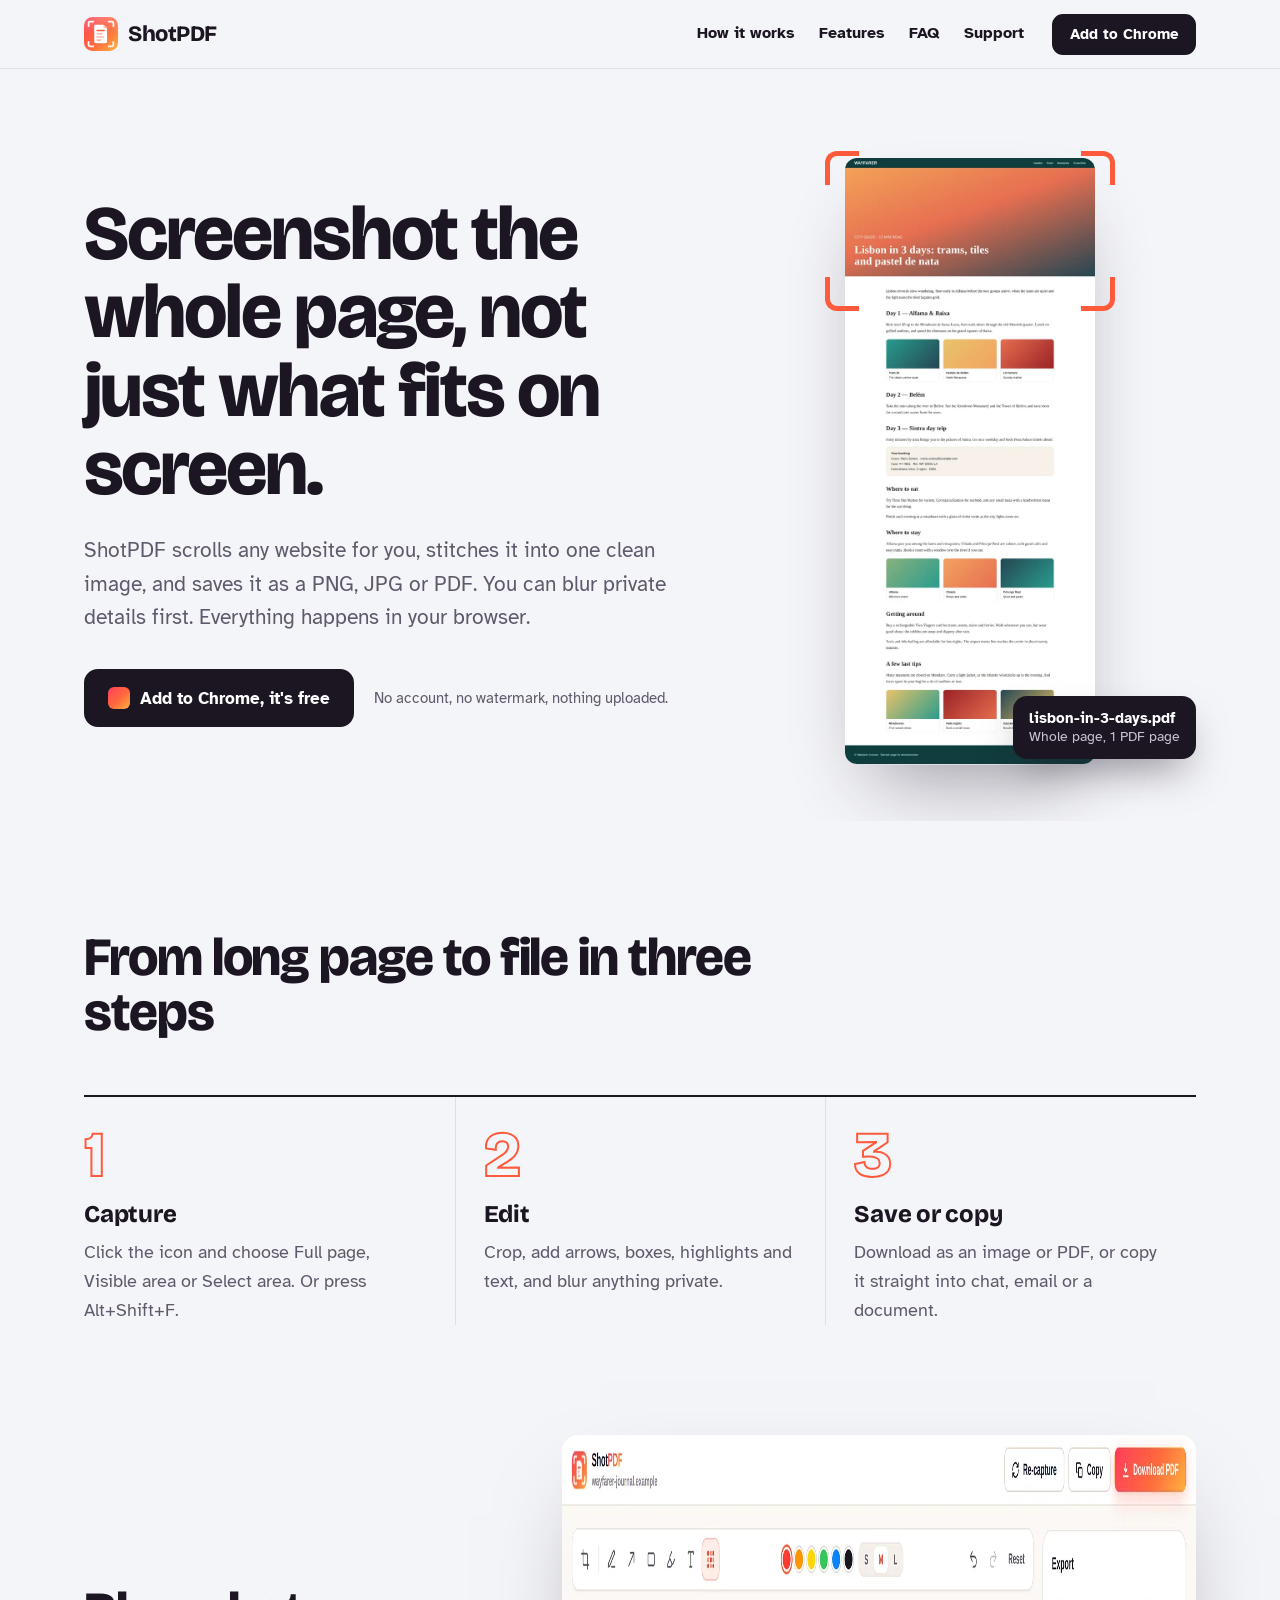
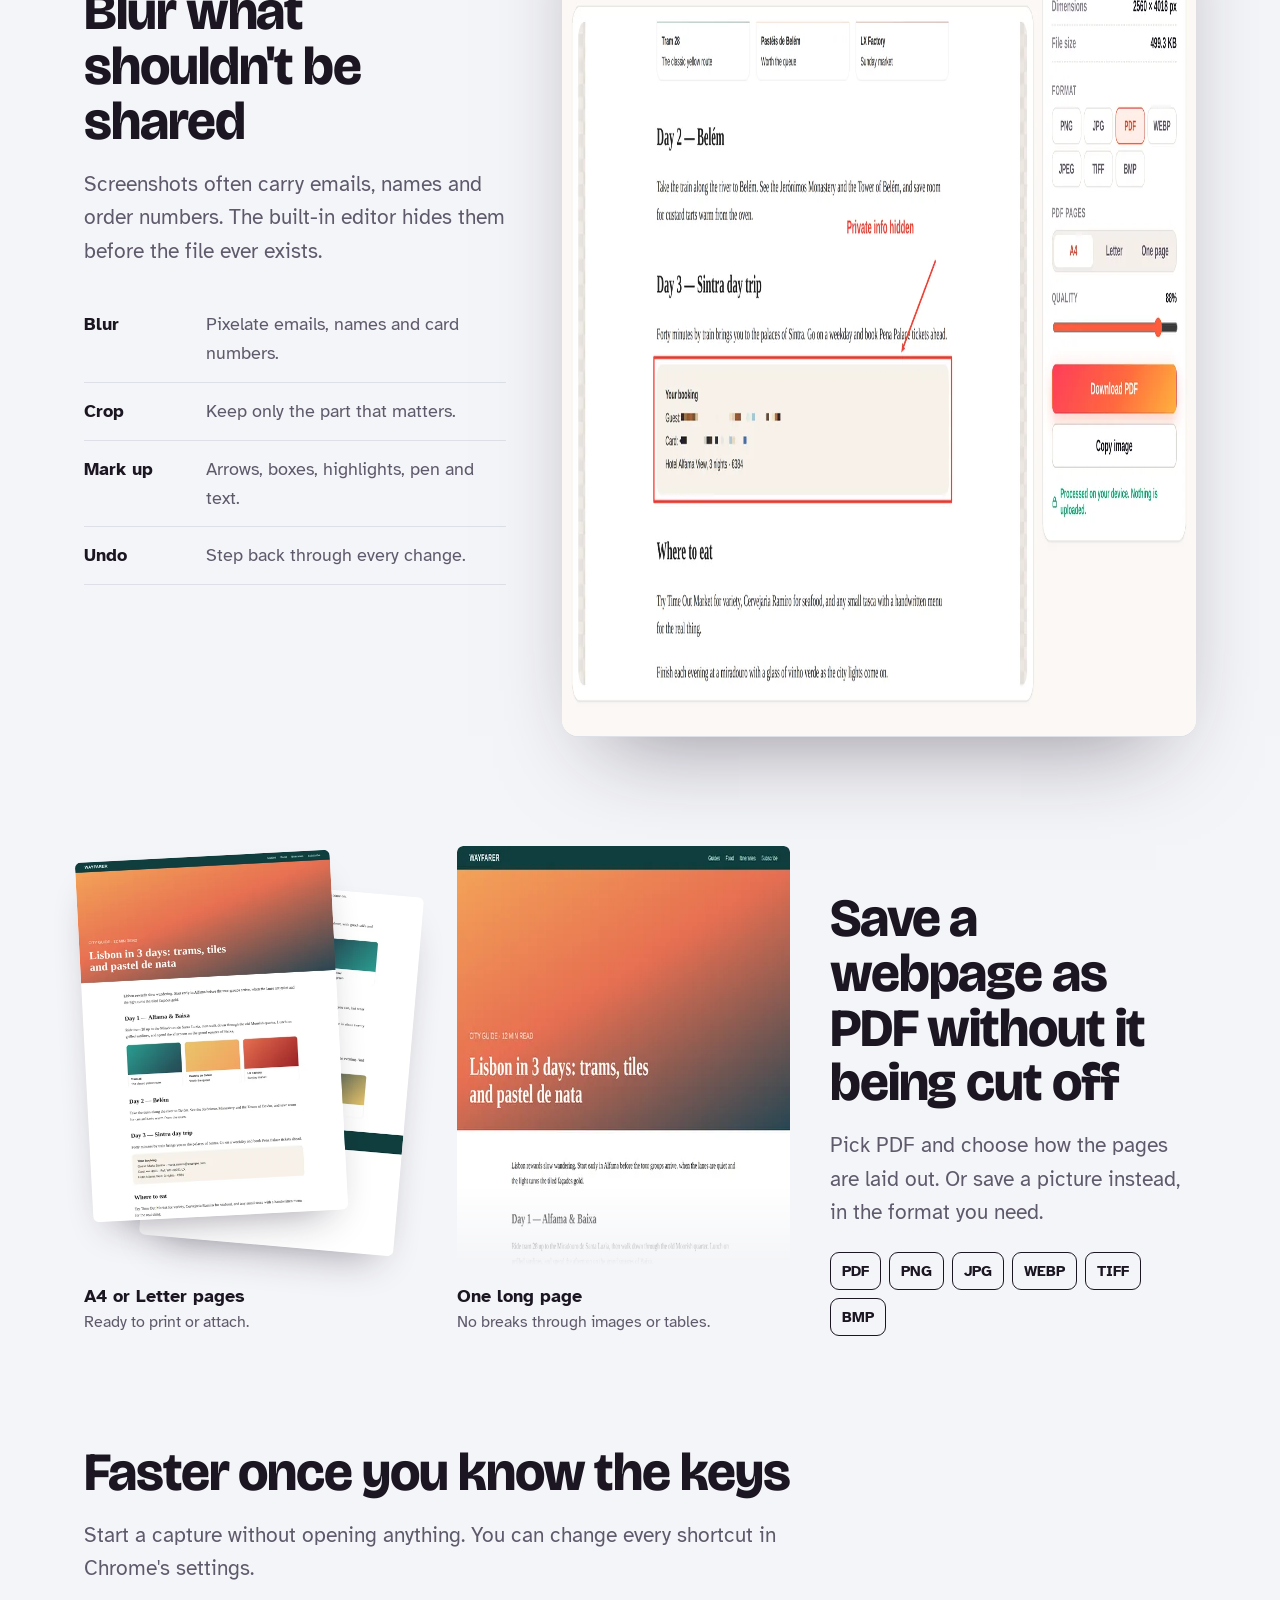
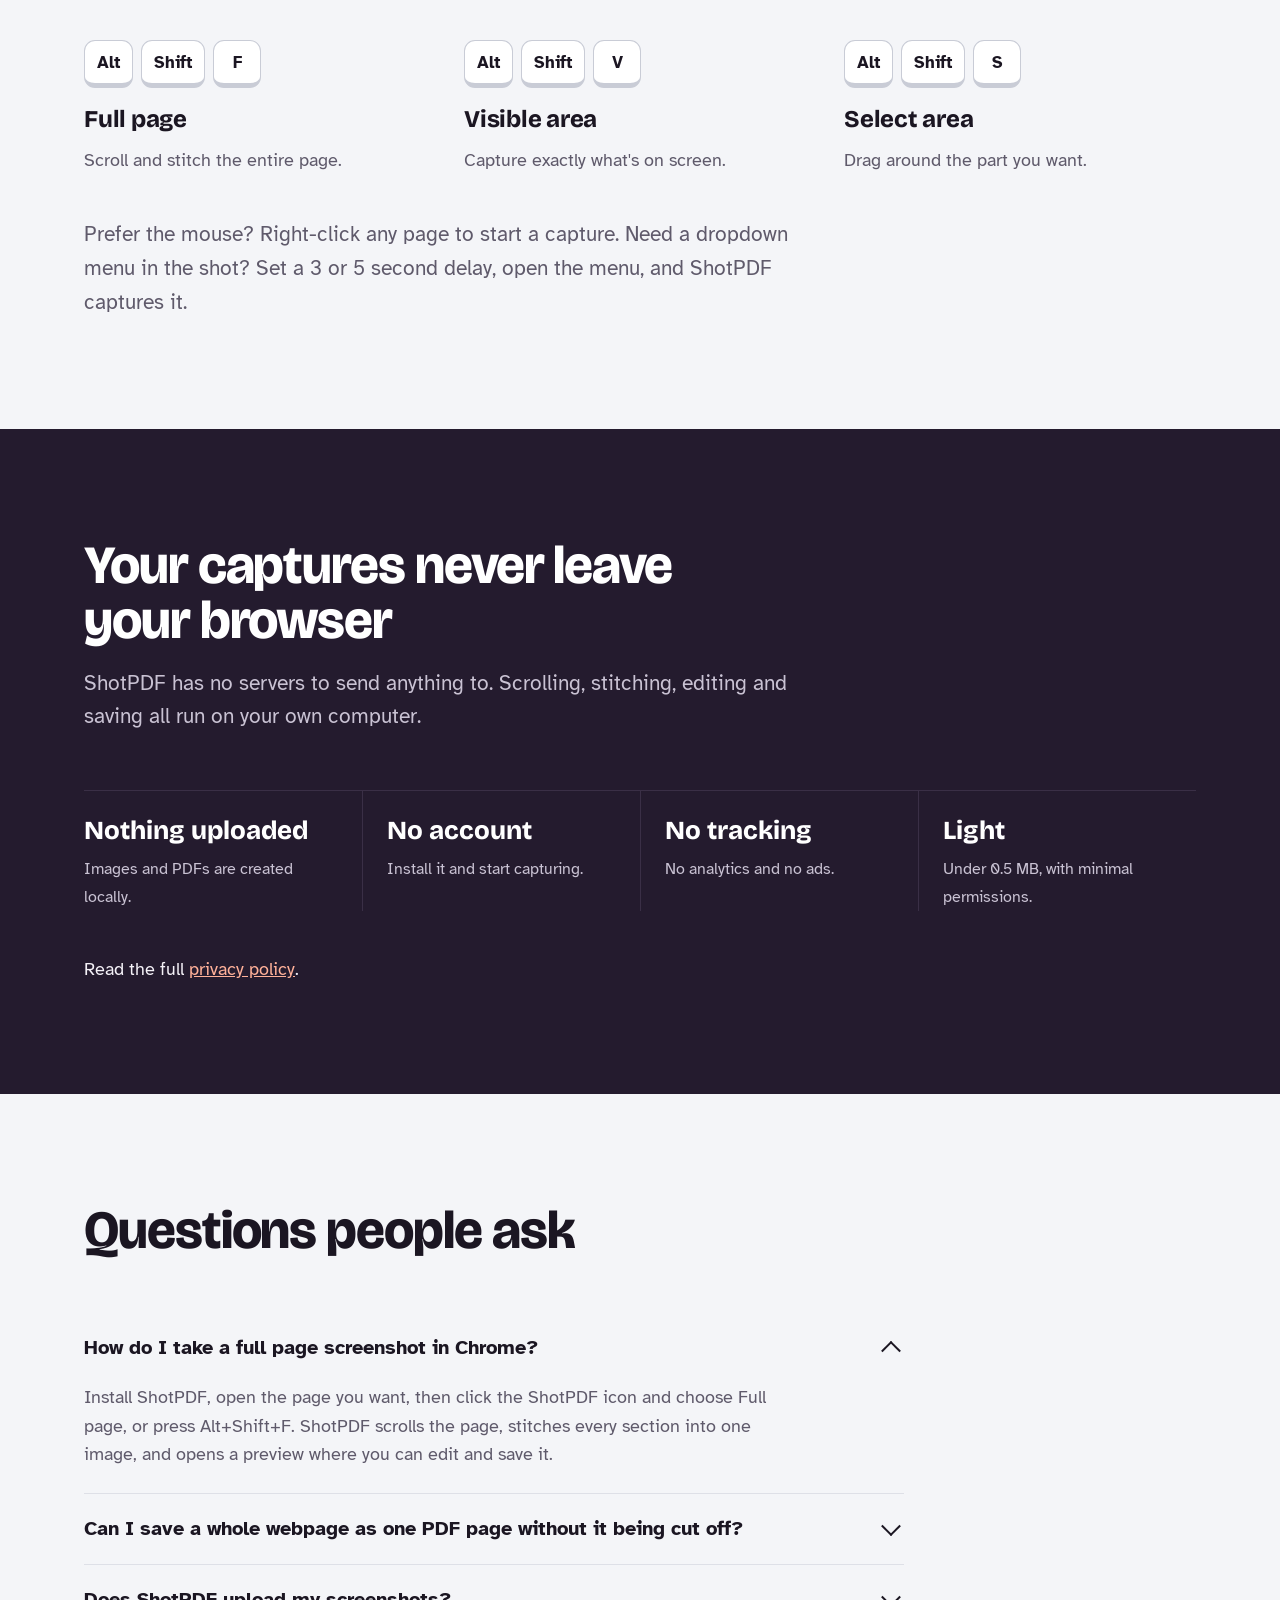
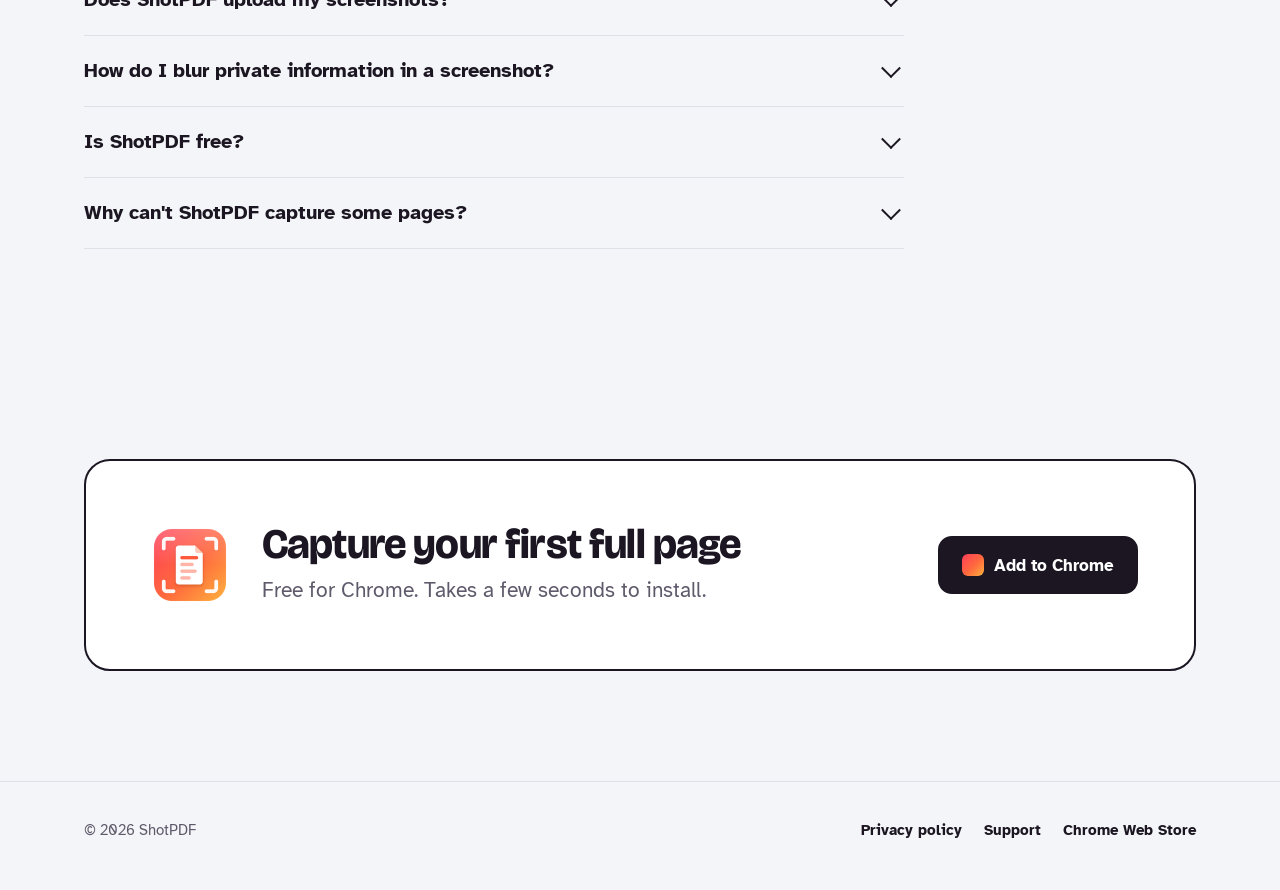
<file: index.html>
<!DOCTYPE html>
<html lang="en">
<head>
<meta charset="utf-8">
<meta name="viewport" content="width=device-width, initial-scale=1">
<title>ShotPDF: Full Page Screenshot &amp; Save Webpage as PDF in Chrome</title>
<meta name="description" content="Free Chrome extension to take a full page screenshot of any website, blur private details, and save it as PNG, JPG or PDF, including one long PDF page. Nothing is uploaded.">
<link rel="canonical" href="https://YOUR-USERNAME.github.io/">
<meta name="robots" content="index, follow, max-image-preview:large">
<meta name="theme-color" content="#FF5A3C">

<meta property="og:type" content="website">
<meta property="og:site_name" content="ShotPDF">
<meta property="og:title" content="ShotPDF: Full Page Screenshot & Webpage to PDF">
<meta property="og:description" content="Capture any web page from top to bottom, blur private details, and save it as an image or PDF. Free, private, no account.">
<meta property="og:url" content="https://YOUR-USERNAME.github.io/">
<meta property="og:image" content="https://YOUR-USERNAME.github.io/assets/img/og-image.png">
<meta property="og:image:width" content="1200">
<meta property="og:image:height" content="630">
<meta property="og:image:alt" content="ShotPDF capturing a long web page and saving it as a PDF">
<meta name="twitter:card" content="summary_large_image">
<meta name="twitter:title" content="ShotPDF: Full Page Screenshot & Webpage to PDF">
<meta name="twitter:description" content="Capture any web page from top to bottom and save it as an image or PDF. Free, private, no account.">
<meta name="twitter:image" content="https://YOUR-USERNAME.github.io/assets/img/og-image.png">

<link rel="icon" href="assets/img/favicon.svg" type="image/svg+xml">
<link rel="icon" href="assets/img/favicon-32.png" sizes="32x32" type="image/png">
<link rel="apple-touch-icon" href="assets/img/apple-touch-icon.png">
<link rel="manifest" href="site.webmanifest">
<link rel="preload" href="assets/fonts/bricolage-grotesque-latin-opsz-normal.woff2" as="font" type="font/woff2" crossorigin>
<link rel="stylesheet" href="assets/site.css">

<script type="application/ld+json">
{
  "@context": "https://schema.org",
  "@graph": [
    {
      "@type": "WebSite",
      "@id": "https://YOUR-USERNAME.github.io/#website",
      "url": "https://YOUR-USERNAME.github.io/",
      "name": "ShotPDF",
      "inLanguage": "en"
    },
    {
      "@type": "Organization",
      "@id": "https://YOUR-USERNAME.github.io/#org",
      "name": "ShotPDF",
      "url": "https://YOUR-USERNAME.github.io/",
      "logo": "https://YOUR-USERNAME.github.io/assets/img/icon-512.png",
      "email": "saqibsohaib48@gmail.com",
      "sameAs": ["https://chromewebstore.google.com/detail/bldkedmkkjiieifmmladbgejdfaajpmh"]
    },
    {
      "@type": "SoftwareApplication",
      "@id": "https://YOUR-USERNAME.github.io/#app",
      "name": "ShotPDF: Full Page Screenshot & Webpage to PDF",
      "alternateName": "ShotPDF",
      "description": "A Chrome extension that takes full page, visible area or selected area screenshots of any website, lets you crop, annotate and blur private details, and saves the result as PNG, JPG, WEBP, TIFF, BMP or PDF. All processing happens on the user's device.",
      "applicationCategory": "BrowserApplication",
      "applicationSubCategory": "Screenshot tool",
      "operatingSystem": "Google Chrome, Chromium-based browsers",
      "softwareVersion": "1.1.0",
      "url": "https://YOUR-USERNAME.github.io/",
      "downloadUrl": "https://chromewebstore.google.com/detail/bldkedmkkjiieifmmladbgejdfaajpmh",
      "installUrl": "https://chromewebstore.google.com/detail/bldkedmkkjiieifmmladbgejdfaajpmh",
      "image": "https://YOUR-USERNAME.github.io/assets/img/og-image.png",
      "screenshot": "https://YOUR-USERNAME.github.io/assets/img/editor.webp",
      "featureList": [
        "Full page screenshot with automatic scrolling and stitching",
        "Visible area and selected area capture",
        "Crop, pen, arrow, box, highlight and text annotations",
        "Blur private details before sharing",
        "Save as PNG, JPG, JPEG, WEBP, TIFF, BMP or PDF",
        "PDF on A4 or Letter pages, or one long page with no page breaks",
        "Copy to clipboard",
        "Keyboard shortcuts, right-click menu and capture delay",
        "Processed locally with no uploads and no account"
      ],
      "offers": { "@type": "Offer", "price": "0", "priceCurrency": "USD" },
      "publisher": { "@id": "https://YOUR-USERNAME.github.io/#org" }
    },
    {
      "@type": "FAQPage",
      "mainEntity": [
        { "@type": "Question", "name": "How do I take a full page screenshot in Chrome?",
          "acceptedAnswer": { "@type": "Answer", "text": "Install ShotPDF, open the page you want, then click the ShotPDF icon and choose Full page, or press Alt+Shift+F. ShotPDF scrolls the page, stitches every section into one image, and opens a preview where you can edit and save it." } },
        { "@type": "Question", "name": "Can I save a whole webpage as one PDF page without it being cut off?",
          "acceptedAnswer": { "@type": "Answer", "text": "Yes. After capturing, choose PDF and set PDF pages to One page. The entire page is saved on a single long PDF page with no page breaks. You can also choose A4 or Letter pages." } },
        { "@type": "Question", "name": "Does ShotPDF upload my screenshots?",
          "acceptedAnswer": { "@type": "Answer", "text": "No. Capturing, stitching, editing and exporting all happen inside your browser. ShotPDF has no servers, no account and no analytics." } },
        { "@type": "Question", "name": "How do I blur private information in a screenshot?",
          "acceptedAnswer": { "@type": "Answer", "text": "In the ShotPDF preview, pick the Blur tool (or press B) and drag over the email, name or number you want to hide. The area is pixelated in the file you save or copy." } },
        { "@type": "Question", "name": "Is ShotPDF free?",
          "acceptedAnswer": { "@type": "Answer", "text": "Yes. ShotPDF is free, with no watermark and no sign-up." } },
        { "@type": "Question", "name": "Why can't ShotPDF capture some pages?",
          "acceptedAnswer": { "@type": "Answer", "text": "Chrome does not let any extension capture its own protected pages, such as chrome:// settings pages, the New Tab page and the Chrome Web Store. Open a regular website and try again." } }
      ]
    }
  ]
}
</script>
</head>
<body>
<a class="skip" href="#main">Skip to content</a>

<header class="nav">
  <div class="wrap">
    <a class="logo" href="./" aria-label="ShotPDF home"><img src="assets/img/favicon.svg" alt="" width="34" height="34">ShotPDF</a>
    <nav aria-label="Main">
      <a href="#how">How it works</a>
      <a href="#features">Features</a>
      <a href="#faq">FAQ</a>
      <a href="support.html">Support</a>
    </nav>
    <a class="btn btn-main" href="https://chromewebstore.google.com/detail/bldkedmkkjiieifmmladbgejdfaajpmh" rel="noopener">Add to Chrome</a>
  </div>
</header>

<main id="main">
  <section class="hero">
    <div class="wrap">
      <div>
        <h1>Screenshot the whole page, not just what fits on screen.</h1>
        <p class="lede">ShotPDF scrolls any website for you, stitches it into one clean image, and saves it as a PNG, JPG or PDF. You can blur private details first. Everything happens in your browser.</p>
        <div class="hero-cta">
          <a class="btn btn-main" href="https://chromewebstore.google.com/detail/bldkedmkkjiieifmmladbgejdfaajpmh" rel="noopener"><span class="chip" aria-hidden="true"></span>Add to Chrome, it's free</a>
          <span class="hero-note">No account, no watermark, nothing uploaded.</span>
        </div>
      </div>
      <div class="scroll-demo" aria-hidden="true">
        <div class="page"><img src="assets/img/fullpage.webp" alt="" width="250" height="607"></div>
        <div class="finder"><i></i><i></i><i></i><i></i></div>
        <div class="result"><b>lisbon-in-3-days.pdf</b><span>Whole page, 1 PDF page</span></div>
      </div>
    </div>
  </section>

  <section class="section" id="how">
    <div class="wrap">
      <div class="section-head">
        <h2>From long page to file in three steps</h2>
      </div>
      <ol class="steps" style="list-style:none;margin:0;padding:0">
        <li class="step">
          <div class="n" aria-hidden="true">1</div>
          <h3>Capture</h3>
          <p>Click the icon and choose Full page, Visible area or Select area. Or press Alt+Shift+F.</p>
        </li>
        <li class="step">
          <div class="n" aria-hidden="true">2</div>
          <h3>Edit</h3>
          <p>Crop, add arrows, boxes, highlights and text, and blur anything private.</p>
        </li>
        <li class="step">
          <div class="n" aria-hidden="true">3</div>
          <h3>Save or copy</h3>
          <p>Download as an image or PDF, or copy it straight into chat, email or a document.</p>
        </li>
      </ol>
    </div>
  </section>

  <section class="section" id="features" style="padding-top:0">
    <div class="wrap feature">
      <div>
        <h2>Blur what shouldn't be shared</h2>
        <p class="lede" style="margin-top:18px">Screenshots often carry emails, names and order numbers. The built-in editor hides them before the file ever exists.</p>
        <ul>
          <li><strong>Blur</strong><span>Pixelate emails, names and card numbers.</span></li>
          <li><strong>Crop</strong><span>Keep only the part that matters.</span></li>
          <li><strong>Mark up</strong><span>Arrows, boxes, highlights, pen and text.</span></li>
          <li><strong>Undo</strong><span>Step back through every change.</span></li>
        </ul>
      </div>
      <div class="shot"><img src="assets/img/editor.webp" alt="ShotPDF editor with a booking box outlined, the guest email and card number blurred, and an arrow labelled Private info hidden" width="1600" height="901" loading="lazy"></div>
    </div>
  </section>

  <section class="section" style="padding-top:0">
    <div class="wrap pdf">
      <figure>
        <div class="sheets">
          <img src="assets/img/pdf-a4-2.webp" alt="" width="500" height="706" loading="lazy">
          <img src="assets/img/pdf-a4-1.webp" alt="First A4 page of a captured article" width="500" height="706" loading="lazy">
        </div>
        <figcaption>A4 or Letter pages<span>Ready to print or attach.</span></figcaption>
      </figure>
      <figure>
        <div class="long"><img src="assets/img/fullpage.webp" alt="The same article saved as one long PDF page" width="600" height="1456" loading="lazy"></div>
        <figcaption>One long page<span>No breaks through images or tables.</span></figcaption>
      </figure>
      <div class="pdf-text">
        <h2>Save a webpage as PDF without it being cut off</h2>
        <p class="lede" style="margin-top:18px">Pick PDF and choose how the pages are laid out. Or save a picture instead, in the format you need.</p>
        <div class="formats" aria-label="Supported formats"><span>PDF</span><span>PNG</span><span>JPG</span><span>WEBP</span><span>TIFF</span><span>BMP</span></div>
      </div>
    </div>
  </section>

  <section class="section" style="padding-top:0">
    <div class="wrap">
      <div class="section-head">
        <h2>Faster once you know the keys</h2>
        <p class="lede">Start a capture without opening anything. You can change every shortcut in Chrome's settings.</p>
      </div>
      <div class="keys">
        <div>
          <div class="keyrow"><kbd>Alt</kbd><kbd>Shift</kbd><kbd>F</kbd></div>
          <h3>Full page</h3>
          <p>Scroll and stitch the entire page.</p>
        </div>
        <div>
          <div class="keyrow"><kbd>Alt</kbd><kbd>Shift</kbd><kbd>V</kbd></div>
          <h3>Visible area</h3>
          <p>Capture exactly what's on screen.</p>
        </div>
        <div>
          <div class="keyrow"><kbd>Alt</kbd><kbd>Shift</kbd><kbd>S</kbd></div>
          <h3>Select area</h3>
          <p>Drag around the part you want.</p>
        </div>
      </div>
      <p class="lede" style="margin-top:44px">Prefer the mouse? Right-click any page to start a capture. Need a dropdown menu in the shot? Set a 3 or 5 second delay, open the menu, and ShotPDF captures it.</p>
    </div>
  </section>

  <section class="section band" id="privacy">
    <div class="wrap">
      <h2>Your captures never leave your browser</h2>
      <p class="lede" style="margin-top:18px">ShotPDF has no servers to send anything to. Scrolling, stitching, editing and saving all run on your own computer.</p>
      <div class="facts">
        <div class="fact"><b>Nothing uploaded</b><span>Images and PDFs are created locally.</span></div>
        <div class="fact"><b>No account</b><span>Install it and start capturing.</span></div>
        <div class="fact"><b>No tracking</b><span>No analytics and no ads.</span></div>
        <div class="fact"><b>Light</b><span>Under 0.5 MB, with minimal permissions.</span></div>
      </div>
      <p style="margin-top:44px">Read the full <a href="privacy.html">privacy policy</a>.</p>
    </div>
  </section>

  <section class="section" id="faq">
    <div class="wrap">
      <div class="section-head"><h2>Questions people ask</h2></div>
      <div class="faq">
        <details open>
          <summary>How do I take a full page screenshot in Chrome?</summary>
          <p>Install ShotPDF, open the page you want, then click the ShotPDF icon and choose Full page, or press Alt+Shift+F. ShotPDF scrolls the page, stitches every section into one image, and opens a preview where you can edit and save it.</p>
        </details>
        <details>
          <summary>Can I save a whole webpage as one PDF page without it being cut off?</summary>
          <p>Yes. After capturing, choose PDF and set PDF pages to One page. The entire page is saved on a single long PDF page with no page breaks. You can also choose A4 or Letter pages.</p>
        </details>
        <details>
          <summary>Does ShotPDF upload my screenshots?</summary>
          <p>No. Capturing, stitching, editing and exporting all happen inside your browser. ShotPDF has no servers, no account and no analytics.</p>
        </details>
        <details>
          <summary>How do I blur private information in a screenshot?</summary>
          <p>In the ShotPDF preview, pick the Blur tool (or press B) and drag over the email, name or number you want to hide. The area is pixelated in the file you save or copy.</p>
        </details>
        <details>
          <summary>Is ShotPDF free?</summary>
          <p>Yes. ShotPDF is free, with no watermark and no sign-up.</p>
        </details>
        <details>
          <summary>Why can't ShotPDF capture some pages?</summary>
          <p>Chrome does not let any extension capture its own protected pages, such as chrome:// settings pages, the New Tab page and the Chrome Web Store. Open a regular website and try again. More fixes are on the <a href="support.html">support page</a>.</p>
        </details>
      </div>
    </div>
  </section>

  <section class="closing">
    <div class="wrap">
      <div class="box">
        <div style="display:flex;align-items:center;gap:24px;flex-wrap:wrap">
          <img src="assets/img/icon-192.png" alt="" width="96" height="96">
          <div>
            <h2 style="font-size:clamp(30px,3.4vw,42px)">Capture your first full page</h2>
            <p class="lede" style="margin-top:8px">Free for Chrome. Takes a few seconds to install.</p>
          </div>
        </div>
        <a class="btn btn-main" href="https://chromewebstore.google.com/detail/bldkedmkkjiieifmmladbgejdfaajpmh" rel="noopener"><span class="chip" aria-hidden="true"></span>Add to Chrome</a>
      </div>
    </div>
  </section>
</main>

<footer class="foot">
  <div class="wrap">
    <span>© 2026 ShotPDF</span>
    <nav aria-label="Footer">
      <a href="privacy.html">Privacy policy</a>
      <a href="support.html">Support</a>
      <a href="https://chromewebstore.google.com/detail/bldkedmkkjiieifmmladbgejdfaajpmh" rel="noopener">Chrome Web Store</a>
    </nav>
  </div>
</footer>
</body>
</html>
</file>
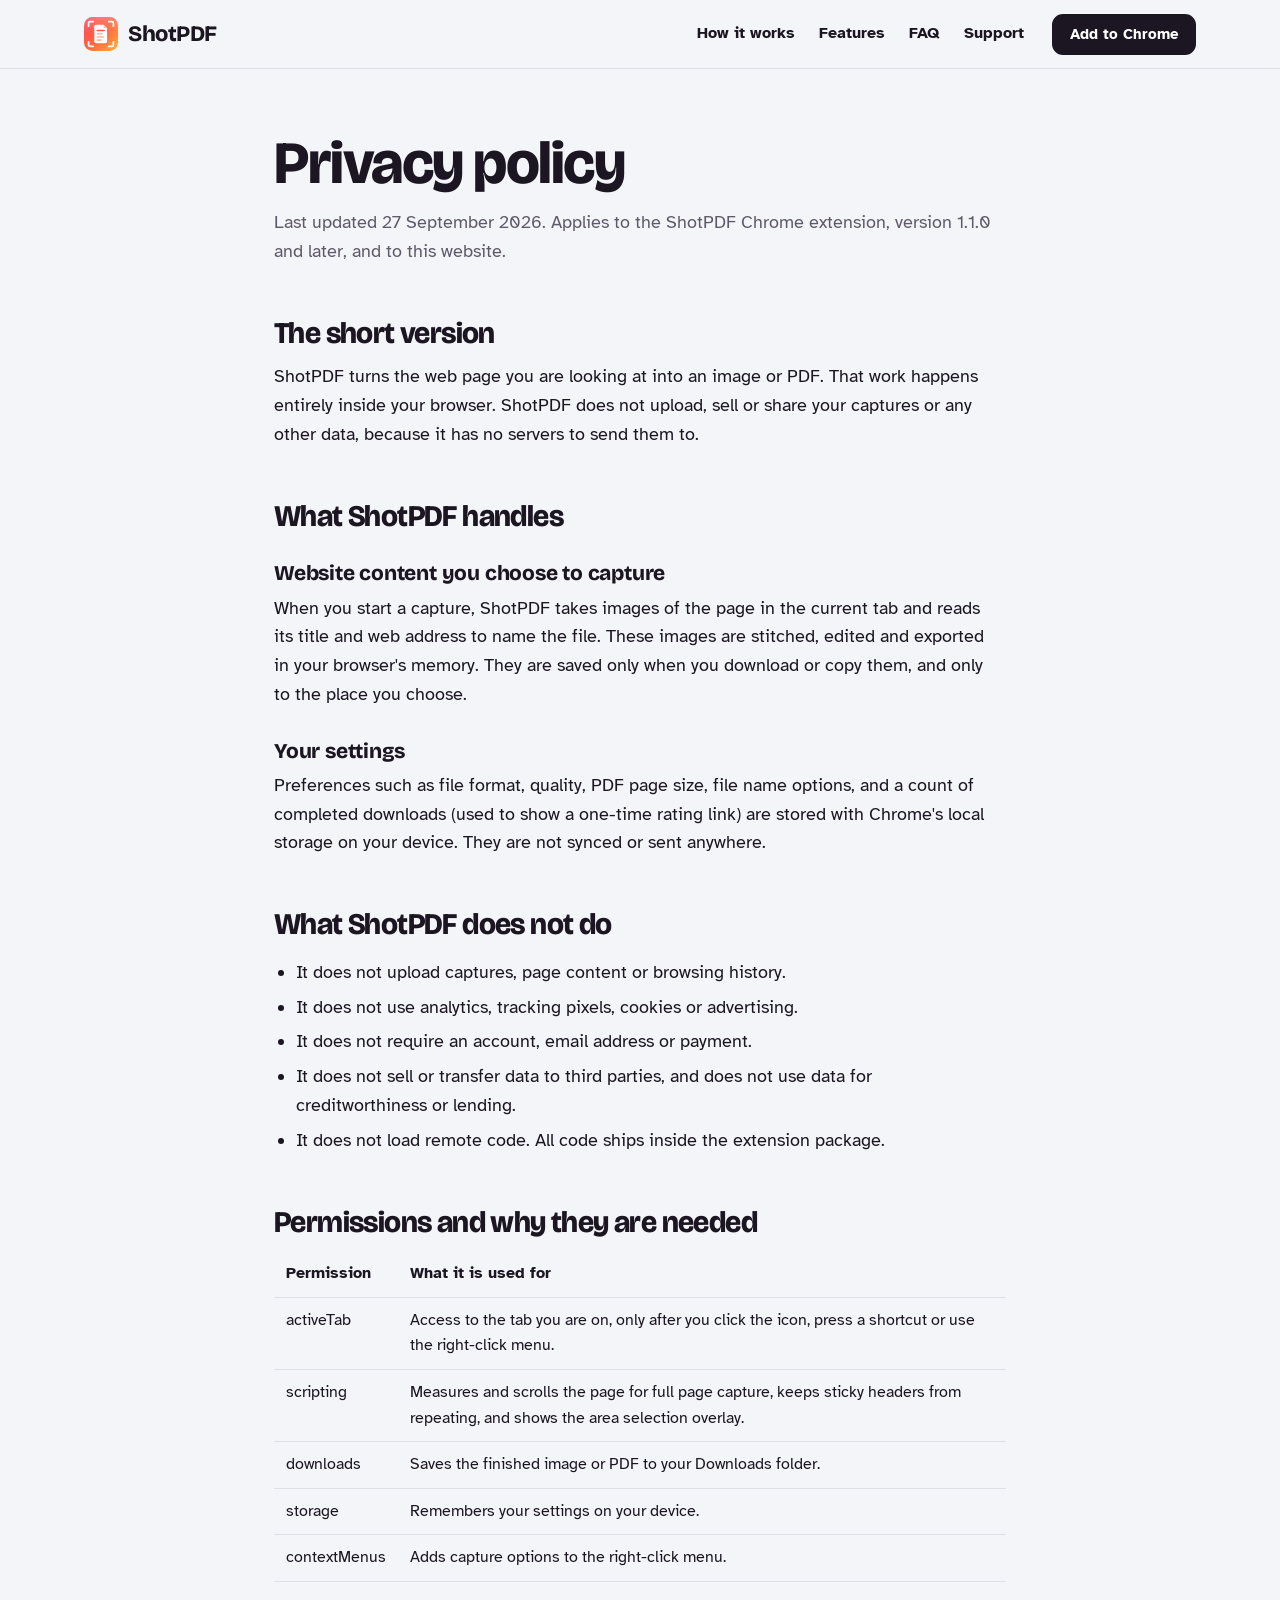
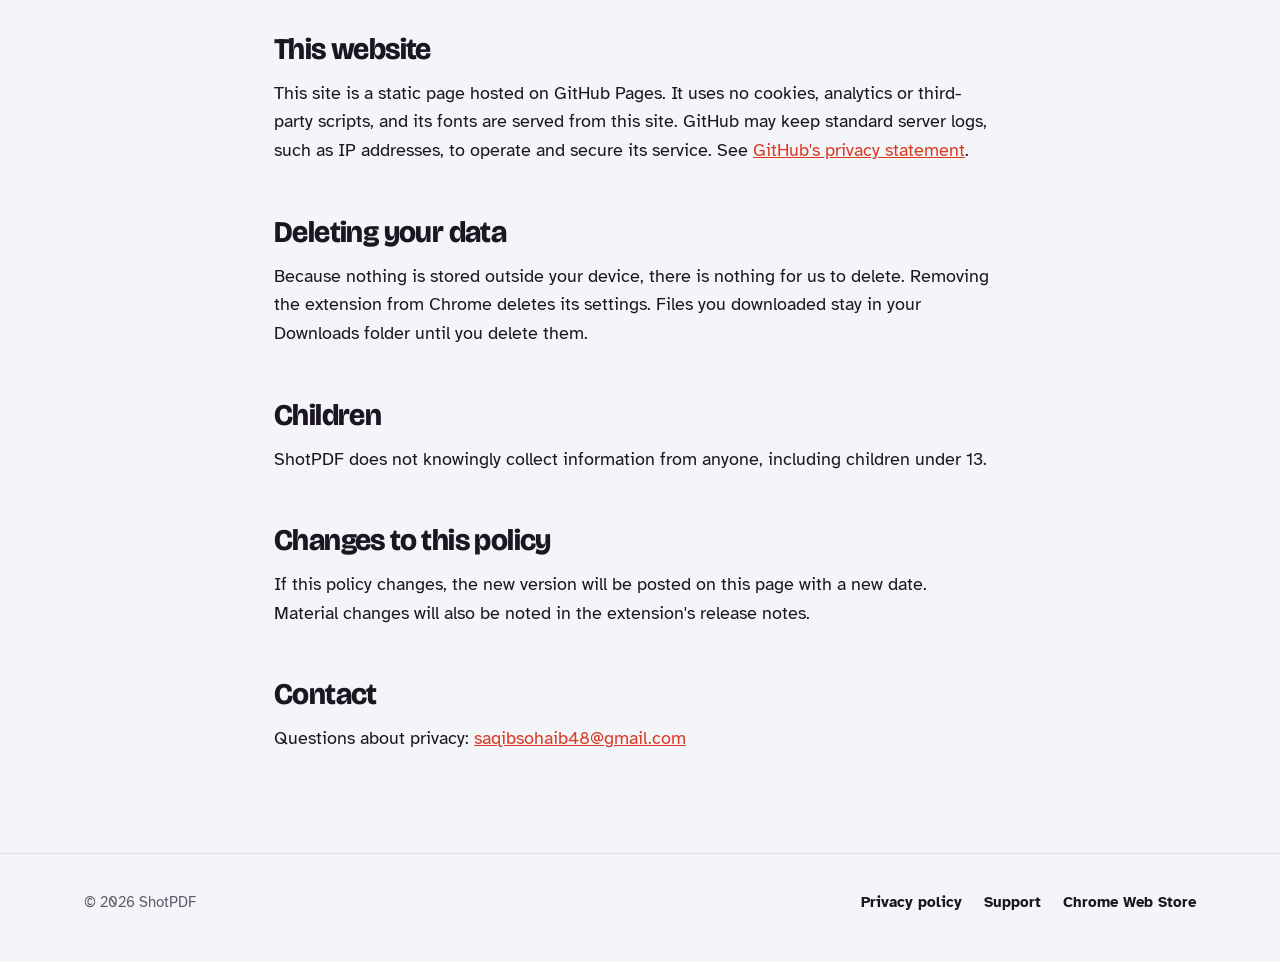
<file: privacy.html>
<!DOCTYPE html>
<html lang="en">
<head>
<meta charset="utf-8">
<meta name="viewport" content="width=device-width, initial-scale=1">
<title>Privacy Policy | ShotPDF</title>
<meta name="description" content="How the ShotPDF Chrome extension handles your data: every capture is processed on your device, nothing is uploaded, and no personal data is collected.">
<link rel="canonical" href="https://YOUR-USERNAME.github.io/privacy.html">
<meta name="theme-color" content="#FF5A3C">
<meta property="og:type" content="website">
<meta property="og:site_name" content="ShotPDF">
<meta property="og:title" content="Privacy Policy | ShotPDF">
<meta property="og:description" content="How the ShotPDF Chrome extension handles your data: every capture is processed on your device, nothing is uploaded, and no personal data is collected.">
<meta property="og:url" content="https://YOUR-USERNAME.github.io/privacy.html">
<meta property="og:image" content="https://YOUR-USERNAME.github.io/assets/img/og-image.png">
<meta name="twitter:card" content="summary_large_image">
<link rel="icon" href="assets/img/favicon.svg" type="image/svg+xml">
<link rel="icon" href="assets/img/favicon-32.png" sizes="32x32" type="image/png">
<link rel="apple-touch-icon" href="assets/img/apple-touch-icon.png">
<link rel="manifest" href="site.webmanifest">
<link rel="stylesheet" href="assets/site.css">
<script type="application/ld+json">
{"@context":"https://schema.org","@type":"BreadcrumbList","itemListElement":[{"@type":"ListItem","position":1,"name":"ShotPDF","item":"https://YOUR-USERNAME.github.io/"},{"@type":"ListItem","position":2,"name":"Privacy Policy","item":"https://YOUR-USERNAME.github.io/privacy.html"}]}
</script>
</head>
<body>
<a class="skip" href="#main">Skip to content</a>
<header class="nav">
  <div class="wrap">
    <a class="logo" href="./" aria-label="ShotPDF home"><img src="assets/img/favicon.svg" alt="" width="34" height="34">ShotPDF</a>
    <nav aria-label="Main">
      <a href="./#how">How it works</a>
      <a href="./#features">Features</a>
      <a href="./#faq">FAQ</a>
      <a href="support.html">Support</a>
    </nav>
    <a class="btn btn-main" href="https://chromewebstore.google.com/detail/bldkedmkkjiieifmmladbgejdfaajpmh" rel="noopener">Add to Chrome</a>
  </div>
</header>
<main id="main" class="doc">
  <div class="wrap">
    <h1>Privacy policy</h1>
    <p class="updated">Last updated 27 September 2026. Applies to the ShotPDF Chrome extension, version 1.1.0 and later, and to this website.</p>

    <h2>The short version</h2>
    <p>ShotPDF turns the web page you are looking at into an image or PDF. That work happens entirely inside your browser. ShotPDF does not upload, sell or share your captures or any other data, because it has no servers to send them to.</p>

    <h2>What ShotPDF handles</h2>
    <h3>Website content you choose to capture</h3>
    <p>When you start a capture, ShotPDF takes images of the page in the current tab and reads its title and web address to name the file. These images are stitched, edited and exported in your browser's memory. They are saved only when you download or copy them, and only to the place you choose.</p>
    <h3>Your settings</h3>
    <p>Preferences such as file format, quality, PDF page size, file name options, and a count of completed downloads (used to show a one-time rating link) are stored with Chrome's local storage on your device. They are not synced or sent anywhere.</p>

    <h2>What ShotPDF does not do</h2>
    <ul>
      <li>It does not upload captures, page content or browsing history.</li>
      <li>It does not use analytics, tracking pixels, cookies or advertising.</li>
      <li>It does not require an account, email address or payment.</li>
      <li>It does not sell or transfer data to third parties, and does not use data for creditworthiness or lending.</li>
      <li>It does not load remote code. All code ships inside the extension package.</li>
    </ul>

    <h2>Permissions and why they are needed</h2>
    <table>
      <thead><tr><th>Permission</th><th>What it is used for</th></tr></thead>
      <tbody>
        <tr><td>activeTab</td><td>Access to the tab you are on, only after you click the icon, press a shortcut or use the right-click menu.</td></tr>
        <tr><td>scripting</td><td>Measures and scrolls the page for full page capture, keeps sticky headers from repeating, and shows the area selection overlay.</td></tr>
        <tr><td>downloads</td><td>Saves the finished image or PDF to your Downloads folder.</td></tr>
        <tr><td>storage</td><td>Remembers your settings on your device.</td></tr>
        <tr><td>contextMenus</td><td>Adds capture options to the right-click menu.</td></tr>
      </tbody>
    </table>

    <h2>This website</h2>
    <p>This site is a static page hosted on GitHub Pages. It uses no cookies, analytics or third-party scripts, and its fonts are served from this site. GitHub may keep standard server logs, such as IP addresses, to operate and secure its service. See <a href="https://docs.github.com/en/site-policy/privacy-policies/github-general-privacy-statement" rel="noopener">GitHub's privacy statement</a>.</p>

    <h2>Deleting your data</h2>
    <p>Because nothing is stored outside your device, there is nothing for us to delete. Removing the extension from Chrome deletes its settings. Files you downloaded stay in your Downloads folder until you delete them.</p>

    <h2>Children</h2>
    <p>ShotPDF does not knowingly collect information from anyone, including children under 13.</p>

    <h2>Changes to this policy</h2>
    <p>If this policy changes, the new version will be posted on this page with a new date. Material changes will also be noted in the extension's release notes.</p>

    <h2>Contact</h2>
    <p>Questions about privacy: <a href="mailto:saqibsohaib48@gmail.com">saqibsohaib48@gmail.com</a></p>
  </div>
</main>
<footer class="foot">
  <div class="wrap">
    <span>© 2026 ShotPDF</span>
    <nav aria-label="Footer">
      <a href="privacy.html">Privacy policy</a>
      <a href="support.html">Support</a>
      <a href="https://chromewebstore.google.com/detail/bldkedmkkjiieifmmladbgejdfaajpmh" rel="noopener">Chrome Web Store</a>
    </nav>
  </div>
</footer>
</body>
</html>
</file>
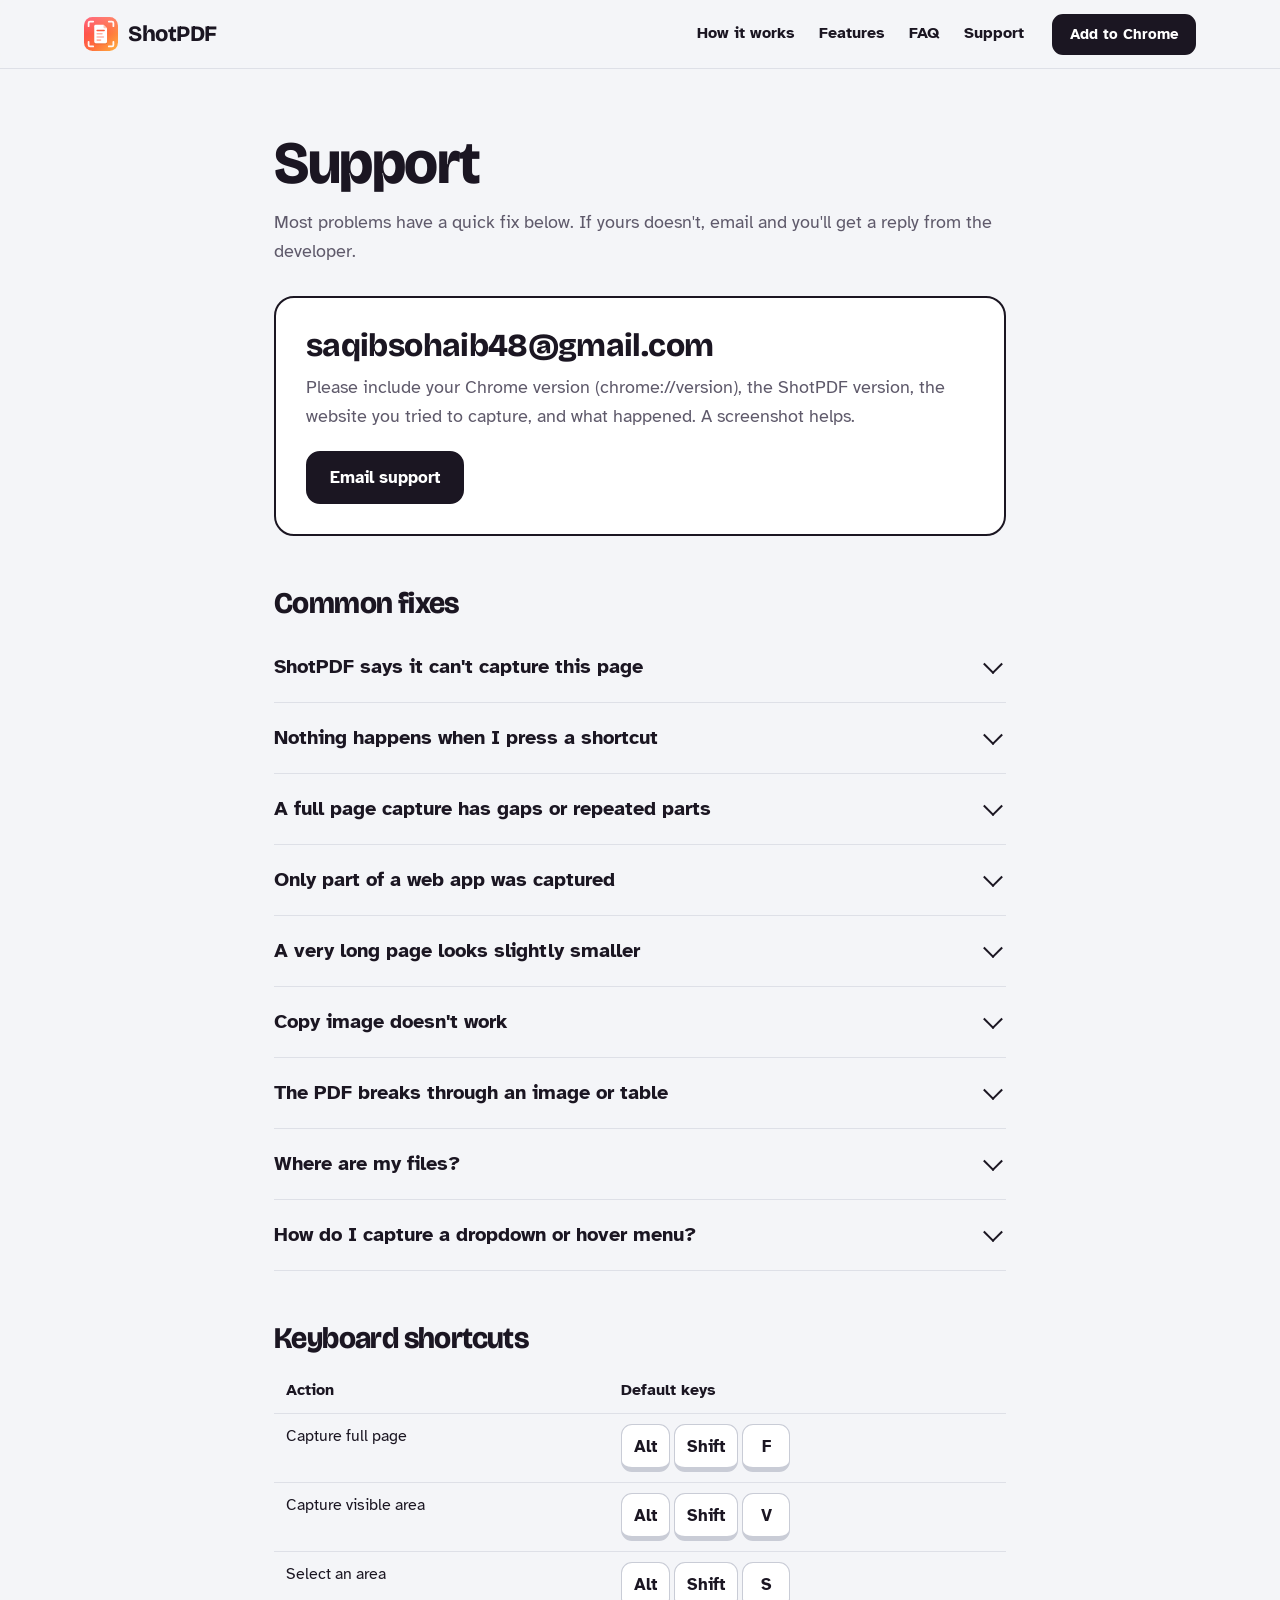
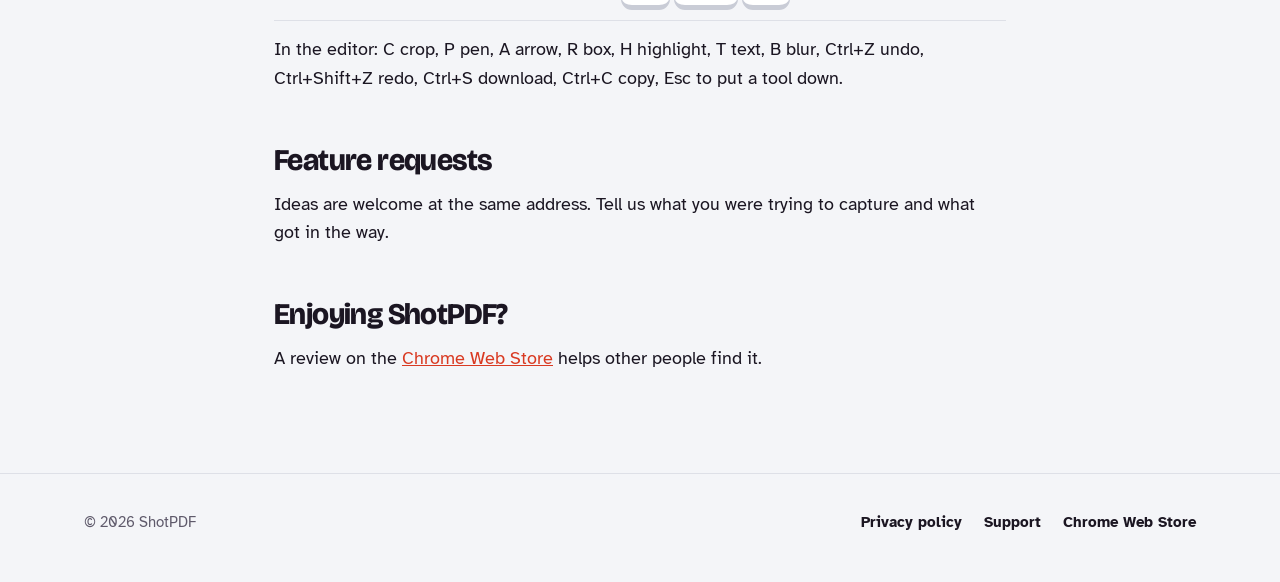
<file: support.html>
<!DOCTYPE html>
<html lang="en">
<head>
<meta charset="utf-8">
<meta name="viewport" content="width=device-width, initial-scale=1">
<title>Support and Help | ShotPDF</title>
<meta name="description" content="Get help with the ShotPDF Chrome extension: fixes for common capture problems, keyboard shortcuts, PDF options, and how to contact support.">
<link rel="canonical" href="https://YOUR-USERNAME.github.io/support.html">
<meta name="theme-color" content="#FF5A3C">
<meta property="og:type" content="website">
<meta property="og:site_name" content="ShotPDF">
<meta property="og:title" content="Support and Help | ShotPDF">
<meta property="og:description" content="Get help with the ShotPDF Chrome extension: fixes for common capture problems, keyboard shortcuts, PDF options, and how to contact support.">
<meta property="og:url" content="https://YOUR-USERNAME.github.io/support.html">
<meta property="og:image" content="https://YOUR-USERNAME.github.io/assets/img/og-image.png">
<meta name="twitter:card" content="summary_large_image">
<link rel="icon" href="assets/img/favicon.svg" type="image/svg+xml">
<link rel="icon" href="assets/img/favicon-32.png" sizes="32x32" type="image/png">
<link rel="apple-touch-icon" href="assets/img/apple-touch-icon.png">
<link rel="manifest" href="site.webmanifest">
<link rel="stylesheet" href="assets/site.css">
<script type="application/ld+json">
{"@context":"https://schema.org","@type":"BreadcrumbList","itemListElement":[{"@type":"ListItem","position":1,"name":"ShotPDF","item":"https://YOUR-USERNAME.github.io/"},{"@type":"ListItem","position":2,"name":"Support","item":"https://YOUR-USERNAME.github.io/support.html"}]}
</script>
<script type="application/ld+json">
{"@context": "https://schema.org", "@type": "FAQPage", "mainEntity": [{"@type": "Question", "name": "ShotPDF says it can't capture this page", "acceptedAnswer": {"@type": "Answer", "text": "Chrome blocks every extension from capturing its own pages, such as chrome:// settings, the New Tab page, other extensions and the Chrome Web Store. Open a regular website and try again. For PDF files opened in Chrome, download the PDF instead."}}, {"@type": "Question", "name": "Nothing happens when I press a shortcut", "acceptedAnswer": {"@type": "Answer", "text": "Another extension or app may be using the same keys. Open chrome://extensions/shortcuts, find ShotPDF and set keys that are free. The shortcuts ShotPDF is using right now are listed in its Settings page."}}, {"@type": "Question", "name": "A full page capture has gaps or repeated parts", "acceptedAnswer": {"@type": "Answer", "text": "Some sites load content while you scroll or use their own scrolling area. Scroll to the bottom of the page once, go back to the top, then capture again. If a sticky banner repeats, turn on “Keep sticky headers only at the top” in Settings."}}, {"@type": "Question", "name": "Only part of a web app was captured", "acceptedAnswer": {"@type": "Answer", "text": "Apps such as email clients or chat tools scroll inside a panel rather than the whole page. ShotPDF captures what the page itself scrolls. Use Visible area or Select area for those panels."}}, {"@type": "Question", "name": "A very long page looks slightly smaller", "acceptedAnswer": {"@type": "Answer", "text": "Browsers limit how big a single image can be. When a page is extremely tall, ShotPDF scales it down a little instead of failing, so the whole page still fits."}}, {"@type": "Question", "name": "Copy image doesn't work", "acceptedAnswer": {"@type": "Answer", "text": "Very large images can be too big for the clipboard. Download the file instead, or crop the capture first. Also make sure the ShotPDF tab is in front when you click Copy."}}, {"@type": "Question", "name": "The PDF breaks through an image or table", "acceptedAnswer": {"@type": "Answer", "text": "Choose PDF, then set PDF pages to One page. The whole capture is saved on a single long page with no breaks."}}, {"@type": "Question", "name": "Where are my files?", "acceptedAnswer": {"@type": "Answer", "text": "In your Chrome Downloads folder. Press Ctrl+J (Cmd+Shift+J on Mac) to open the downloads list."}}, {"@type": "Question", "name": "How do I capture a dropdown or hover menu?", "acceptedAnswer": {"@type": "Answer", "text": "In the ShotPDF popup, set Delay to 3s or 5s, click Full page or Visible area, then open the menu. A countdown shows on the ShotPDF icon before it captures."}}]}
</script>
</head>
<body>
<a class="skip" href="#main">Skip to content</a>
<header class="nav">
  <div class="wrap">
    <a class="logo" href="./" aria-label="ShotPDF home"><img src="assets/img/favicon.svg" alt="" width="34" height="34">ShotPDF</a>
    <nav aria-label="Main">
      <a href="./#how">How it works</a>
      <a href="./#features">Features</a>
      <a href="./#faq">FAQ</a>
      <a href="support.html">Support</a>
    </nav>
    <a class="btn btn-main" href="https://chromewebstore.google.com/detail/bldkedmkkjiieifmmladbgejdfaajpmh" rel="noopener">Add to Chrome</a>
  </div>
</header>
<main id="main" class="doc">
  <div class="wrap">
    <h1>Support</h1>
    <p class="updated">Most problems have a quick fix below. If yours doesn't, email and you'll get a reply from the developer.</p>

    <div class="contact">
      <div class="mail">saqibsohaib48@gmail.com</div>
      <p>Please include your Chrome version (chrome://version), the ShotPDF version, the website you tried to capture, and what happened. A screenshot helps.</p>
      <a class="btn btn-main" href="mailto:saqibsohaib48@gmail.com?subject=ShotPDF%20support">Email support</a>
    </div>

    <h2>Common fixes</h2>
    <div class="faq">
        <details>
          <summary>ShotPDF says it can't capture this page</summary>
          <p>Chrome blocks every extension from capturing its own pages, such as chrome:// settings, the New Tab page, other extensions and the Chrome Web Store. Open a regular website and try again. For PDF files opened in Chrome, download the PDF instead.</p>
        </details>
        <details>
          <summary>Nothing happens when I press a shortcut</summary>
          <p>Another extension or app may be using the same keys. Open chrome://extensions/shortcuts, find ShotPDF and set keys that are free. The shortcuts ShotPDF is using right now are listed in its Settings page.</p>
        </details>
        <details>
          <summary>A full page capture has gaps or repeated parts</summary>
          <p>Some sites load content while you scroll or use their own scrolling area. Scroll to the bottom of the page once, go back to the top, then capture again. If a sticky banner repeats, turn on “Keep sticky headers only at the top” in Settings.</p>
        </details>
        <details>
          <summary>Only part of a web app was captured</summary>
          <p>Apps such as email clients or chat tools scroll inside a panel rather than the whole page. ShotPDF captures what the page itself scrolls. Use Visible area or Select area for those panels.</p>
        </details>
        <details>
          <summary>A very long page looks slightly smaller</summary>
          <p>Browsers limit how big a single image can be. When a page is extremely tall, ShotPDF scales it down a little instead of failing, so the whole page still fits.</p>
        </details>
        <details>
          <summary>Copy image doesn't work</summary>
          <p>Very large images can be too big for the clipboard. Download the file instead, or crop the capture first. Also make sure the ShotPDF tab is in front when you click Copy.</p>
        </details>
        <details>
          <summary>The PDF breaks through an image or table</summary>
          <p>Choose PDF, then set PDF pages to One page. The whole capture is saved on a single long page with no breaks.</p>
        </details>
        <details>
          <summary>Where are my files?</summary>
          <p>In your Chrome Downloads folder. Press Ctrl+J (Cmd+Shift+J on Mac) to open the downloads list.</p>
        </details>
        <details>
          <summary>How do I capture a dropdown or hover menu?</summary>
          <p>In the ShotPDF popup, set Delay to 3s or 5s, click Full page or Visible area, then open the menu. A countdown shows on the ShotPDF icon before it captures.</p>
        </details>
    </div>

    <h2>Keyboard shortcuts</h2>
    <table>
      <thead><tr><th>Action</th><th>Default keys</th></tr></thead>
      <tbody>
        <tr><td>Capture full page</td><td><kbd>Alt</kbd> <kbd>Shift</kbd> <kbd>F</kbd></td></tr>
        <tr><td>Capture visible area</td><td><kbd>Alt</kbd> <kbd>Shift</kbd> <kbd>V</kbd></td></tr>
        <tr><td>Select an area</td><td><kbd>Alt</kbd> <kbd>Shift</kbd> <kbd>S</kbd></td></tr>
      </tbody>
    </table>
    <p>In the editor: C crop, P pen, A arrow, R box, H highlight, T text, B blur, Ctrl+Z undo, Ctrl+Shift+Z redo, Ctrl+S download, Ctrl+C copy, Esc to put a tool down.</p>

    <h2>Feature requests</h2>
    <p>Ideas are welcome at the same address. Tell us what you were trying to capture and what got in the way.</p>

    <h2>Enjoying ShotPDF?</h2>
    <p>A review on the <a href="https://chromewebstore.google.com/detail/bldkedmkkjiieifmmladbgejdfaajpmh/reviews" rel="noopener">Chrome Web Store</a> helps other people find it.</p>
  </div>
</main>
<footer class="foot">
  <div class="wrap">
    <span>© 2026 ShotPDF</span>
    <nav aria-label="Footer">
      <a href="privacy.html">Privacy policy</a>
      <a href="support.html">Support</a>
      <a href="https://chromewebstore.google.com/detail/bldkedmkkjiieifmmladbgejdfaajpmh" rel="noopener">Chrome Web Store</a>
    </nav>
  </div>
</footer>
</body>
</html>
</file>
<file: assets/site.css>
/* ShotPDF website — shared styles */
@font-face{
  font-family:"Bricolage Grotesque";
  src:url("fonts/bricolage-grotesque-latin-opsz-normal.woff2") format("woff2");
  font-weight:200 800;font-display:swap;
}
@font-face{font-family:"Atkinson Hyperlegible";src:url("fonts/atkinson-hyperlegible-latin-400-normal.woff2") format("woff2");font-weight:400;font-display:swap;}
@font-face{font-family:"Atkinson Hyperlegible";src:url("fonts/atkinson-hyperlegible-latin-700-normal.woff2") format("woff2");font-weight:700;font-display:swap;}

:root{
  --paper:#F4F5F8;
  --sheet:#FFFFFF;
  --ink:#1B1622;
  --muted:#5F5A6B;
  --line:#DEE0E7;
  --coral:#FF5A3C;
  --coral-deep:#D93A22;
  --amber:#FFB23E;
  --plum:#241B2E;
  --plum-line:#3A2F46;
  --grad:linear-gradient(135deg,#FF3D5A 0%,#FF6A3D 55%,#FFB23E 100%);
  --display:"Bricolage Grotesque",ui-sans-serif,system-ui,sans-serif;
  --body:"Atkinson Hyperlegible",ui-sans-serif,system-ui,sans-serif;
  --wrap:1160px;
}
*{box-sizing:border-box}
html{scroll-behavior:smooth}
@media (prefers-reduced-motion:reduce){html{scroll-behavior:auto}}
body{margin:0;background:var(--paper);color:var(--ink);font:400 18px/1.6 var(--body);-webkit-font-smoothing:antialiased}
img{max-width:100%;display:block}
a{color:var(--coral-deep)}
a:hover{color:var(--ink)}
:focus-visible{outline:3px solid var(--coral);outline-offset:3px;border-radius:4px}
.wrap{max-width:var(--wrap);margin:0 auto;padding:0 24px}
.skip{position:absolute;left:-999px;top:8px;background:var(--ink);color:#fff;padding:8px 12px;border-radius:8px;z-index:20}
.skip:focus{left:12px}

h1,h2,h3{font-family:var(--display);font-weight:760;letter-spacing:-.02em;line-height:1.02;margin:0;font-variation-settings:"opsz" 96}
h1{font-size:clamp(42px,6vw,80px);letter-spacing:-.025em;line-height:1.02}
h2{font-size:clamp(34px,4.2vw,54px)}
h3{font-size:24px;letter-spacing:-.01em;line-height:1.15;font-variation-settings:"opsz" 24}
p{margin:0}
.lede{font-size:21px;color:var(--muted);max-width:34em}

/* Buttons */
.btn{display:inline-flex;align-items:center;gap:10px;font:700 17px/1 var(--body);padding:16px 22px;border-radius:14px;text-decoration:none;border:2px solid var(--ink);color:var(--ink);background:transparent;transition:transform .12s ease}
.btn:hover{color:var(--ink);transform:translateY(-1px)}
.btn-main{background:var(--ink);color:#fff}
.btn-main:hover{color:#fff}
.btn-main .chip{width:22px;height:22px;border-radius:6px;background:var(--grad)}

/* Nav */
.nav{position:sticky;top:0;z-index:10;background:rgba(244,245,248,.88);backdrop-filter:saturate(1.4) blur(10px);border-bottom:1px solid var(--line)}
.nav .wrap{display:flex;align-items:center;gap:28px;height:68px}
.logo{display:flex;align-items:center;gap:10px;text-decoration:none;color:var(--ink);font:780 22px/1 var(--display);letter-spacing:-.02em}
.logo img{width:34px;height:34px}
.nav nav{display:flex;gap:24px;margin-left:auto}
.nav nav a{color:var(--ink);text-decoration:none;font-weight:700;font-size:16px}
.nav nav a:hover{color:var(--coral-deep)}
.nav .btn{padding:11px 16px;font-size:15px;border-radius:11px}
@media (max-width:760px){.nav nav{display:none}.nav .btn{margin-left:auto}}

/* Hero */
.hero{padding:72px 0 40px;overflow:hidden}
.hero .wrap{display:grid;grid-template-columns:1.15fr .85fr;gap:48px;align-items:center}
.hero h1{max-width:10.5em}
.hero .lede{margin-top:26px}
.hero-cta{display:flex;flex-wrap:wrap;align-items:center;gap:14px 20px;margin-top:34px}
.hero-note{font-size:15px;color:var(--muted)}
@media (max-width:900px){.hero .wrap{grid-template-columns:1fr}.hero{padding-top:44px}}

/* The capture demo: a viewfinder steps down a long page, section by section */
.scroll-demo{position:relative;height:640px;display:flex;justify-content:center;align-items:center}
.scroll-demo .page{position:relative;width:250px;border-radius:12px;overflow:hidden;background:#fff;box-shadow:0 1px 0 var(--line),0 40px 80px -30px rgba(36,27,46,.45)}
.scroll-demo .page img{width:250px;height:auto}
.scroll-demo .finder{position:absolute;left:50%;top:10px;width:290px;height:160px;margin-left:-145px;pointer-events:none;animation:scan 8s steps(1,end) infinite}
.finder i{position:absolute;width:34px;height:34px;border:5px solid var(--coral)}
.finder i:nth-child(1){left:0;top:0;border-right:0;border-bottom:0;border-radius:12px 0 0 0}
.finder i:nth-child(2){right:0;top:0;border-left:0;border-bottom:0;border-radius:0 12px 0 0}
.finder i:nth-child(3){right:0;bottom:0;border-left:0;border-top:0;border-radius:0 0 12px 0}
.finder i:nth-child(4){left:0;bottom:0;border-right:0;border-top:0;border-radius:0 0 0 12px}
.scroll-demo .result{position:absolute;right:0;bottom:22px;background:var(--ink);color:#fff;border-radius:14px;padding:12px 16px;font-size:14px;line-height:1.35;box-shadow:0 20px 40px -12px rgba(36,27,46,.5);animation:done 8s ease infinite}
.result b{display:block;font-size:15px}
.result span{color:#C9C2D3}
/* four sections, then the finished file */
@keyframes scan{0%{top:10px}15%{top:160px}30%{top:310px}45%{top:470px}60%,100%{top:470px;opacity:0}}
@keyframes done{0%,58%{opacity:0;transform:translateY(10px)}64%,94%{opacity:1;transform:none}100%{opacity:0}}
@media (prefers-reduced-motion:reduce){.scroll-demo .finder{animation:none}.scroll-demo .result{animation:none;opacity:1}}
@media (max-width:900px){.scroll-demo .result{right:4px}}

/* Section rhythm */
.section{padding:110px 0}
.section-head{max-width:760px;margin-bottom:54px}
.section-head .lede{margin-top:18px}

/* Steps (a real sequence) */
.steps{display:grid;grid-template-columns:repeat(3,1fr);gap:0;border-top:2px solid var(--ink)}
.step{padding:26px 28px 0 0}
.step+.step{padding-left:28px;border-left:1px solid var(--line)}
.step .n{font:800 64px/1 var(--display);color:transparent;-webkit-text-stroke:2px var(--coral);margin-bottom:14px}
.step p{color:var(--muted);margin-top:10px}
@media (max-width:760px){.steps{grid-template-columns:1fr}.step+.step{padding-left:0;border-left:0;border-top:1px solid var(--line)}}

/* Editor feature */
.feature{display:grid;grid-template-columns:.8fr 1.2fr;gap:56px;align-items:center}
.feature ul{list-style:none;padding:0;margin:28px 0 0}
.feature li{padding:14px 0;border-bottom:1px solid var(--line);display:flex;gap:14px}
.feature li strong{min-width:108px}
.feature li span{color:var(--muted)}
.shot{border-radius:16px;overflow:hidden;background:#fff;box-shadow:0 1px 0 var(--line),0 40px 90px -40px rgba(36,27,46,.5)}
@media (max-width:900px){.feature{grid-template-columns:1fr}}

/* PDF comparison */
.pdf{display:grid;grid-template-columns:1fr 1fr 1.1fr;gap:40px;align-items:end}
.pdf>*{min-width:0}
.long img{width:100%}
.pdf figure{margin:0}
.pdf figcaption{margin-top:16px;font-weight:700}
.pdf figcaption span{display:block;font-weight:400;color:var(--muted);font-size:16px}
.sheets{position:relative;height:420px;overflow:visible}
.sheets img{position:absolute;height:360px;width:auto;max-width:none;border-radius:6px;box-shadow:0 20px 40px -20px rgba(36,27,46,.45)}
.sheets img:first-child{left:70px;top:40px;transform:rotate(5deg)}
.sheets img:last-child{left:0;top:10px;transform:rotate(-3deg)}
.long{height:420px;overflow:hidden;border-radius:6px;box-shadow:0 20px 40px -20px rgba(36,27,46,.45);-webkit-mask-image:linear-gradient(#000 80%,transparent)}
.formats{display:flex;flex-wrap:wrap;gap:8px;margin-top:22px}
.formats span{border:1.5px solid var(--ink);border-radius:9px;padding:6px 11px;font-weight:700;font-size:15px}
@media (max-width:900px){.pdf{grid-template-columns:1fr 1fr}.pdf .pdf-text{grid-column:1/-1;order:-1}}

/* Shortcuts */
.keys{display:grid;grid-template-columns:repeat(3,1fr);gap:28px}
.keyrow{display:flex;align-items:center;gap:8px;flex-wrap:wrap}
kbd{font:700 17px/1 var(--body);min-width:48px;height:48px;padding:0 12px;display:inline-flex;align-items:center;justify-content:center;background:#fff;border:1.5px solid #C9CCD6;border-bottom-width:5px;border-radius:11px;color:var(--ink)}
.keys p{margin-top:12px;color:var(--muted)}
.keys h3{margin-top:18px}
@media (max-width:900px){.keys{grid-template-columns:1fr}}

/* Privacy band */
.band{background:var(--plum);color:#F4F1F7}
.band h2{color:#fff;max-width:13em}
.band .lede{color:#C9C2D3}
.facts{display:grid;grid-template-columns:repeat(4,1fr);margin-top:56px;border-top:1px solid var(--plum-line)}
.fact{padding:26px 24px 0 0}
.fact+.fact{padding-left:24px;border-left:1px solid var(--plum-line)}
.fact b{display:block;font:760 26px/1.1 var(--display);color:#fff;margin-bottom:8px}
.fact span{color:#C9C2D3;font-size:16px}
.band a{color:#FFB199}
.band a:hover{color:#fff}
@media (max-width:900px){.facts{grid-template-columns:1fr 1fr}.fact:nth-child(3){padding-left:0;border-left:0}.fact{padding-bottom:22px}}

/* FAQ */
.faq{max-width:820px}
.faq details{border-bottom:1px solid var(--line)}
.faq summary{cursor:pointer;list-style:none;padding:22px 40px 22px 0;font:700 20px/1.3 var(--body);position:relative}
.faq summary::-webkit-details-marker{display:none}
.faq summary::after{content:"";position:absolute;right:6px;top:50%;width:12px;height:12px;border-right:2.5px solid var(--ink);border-bottom:2.5px solid var(--ink);transform:translateY(-70%) rotate(45deg);transition:transform .15s ease}
.faq details[open] summary::after{transform:translateY(-30%) rotate(-135deg)}
.faq details p{padding:0 0 24px;color:var(--muted);max-width:40em}

/* Closing CTA */
.closing{text-align:left;padding:100px 0 110px}
.closing .box{background:#fff;border:2px solid var(--ink);border-radius:26px;padding:56px;display:flex;align-items:center;justify-content:space-between;gap:32px;flex-wrap:wrap}
.closing img{width:96px;height:96px}

/* Footer */
.foot{border-top:1px solid var(--line);padding:36px 0 48px;font-size:15px;color:var(--muted)}
.foot .wrap{display:flex;flex-wrap:wrap;gap:16px 28px;align-items:center}
.foot nav{display:flex;gap:22px;flex-wrap:wrap;margin-left:auto}
.foot a{color:var(--ink);text-decoration:none;font-weight:700}
.foot a:hover{color:var(--coral-deep)}

/* Document pages (privacy, support) */
.doc{padding:64px 0 100px}
.doc .wrap{max-width:780px}
.doc h1{font-size:clamp(40px,5vw,60px)}
.doc .updated{color:var(--muted);margin-top:14px}
.doc h2{font-size:30px;margin:52px 0 14px}
.doc h3{margin:30px 0 8px;font-size:21px}
.doc p,.doc li{max-width:40em}
.doc p+p{margin-top:14px}
.doc ul{padding-left:22px}
.doc li{margin:6px 0}
.doc table{border-collapse:collapse;width:100%;margin:14px 0;font-size:16px}
.doc th,.doc td{text-align:left;padding:10px 12px;border-bottom:1px solid var(--line);vertical-align:top}
.doc th{font-weight:700}
.contact{margin-top:30px;background:#fff;border:2px solid var(--ink);border-radius:20px;padding:30px}
.contact .mail{font:760 clamp(22px,3.4vw,32px)/1.1 var(--display);letter-spacing:-.02em;word-break:break-all}
.contact p{margin-top:10px;color:var(--muted)}
.contact .btn{margin-top:20px}
</file>
